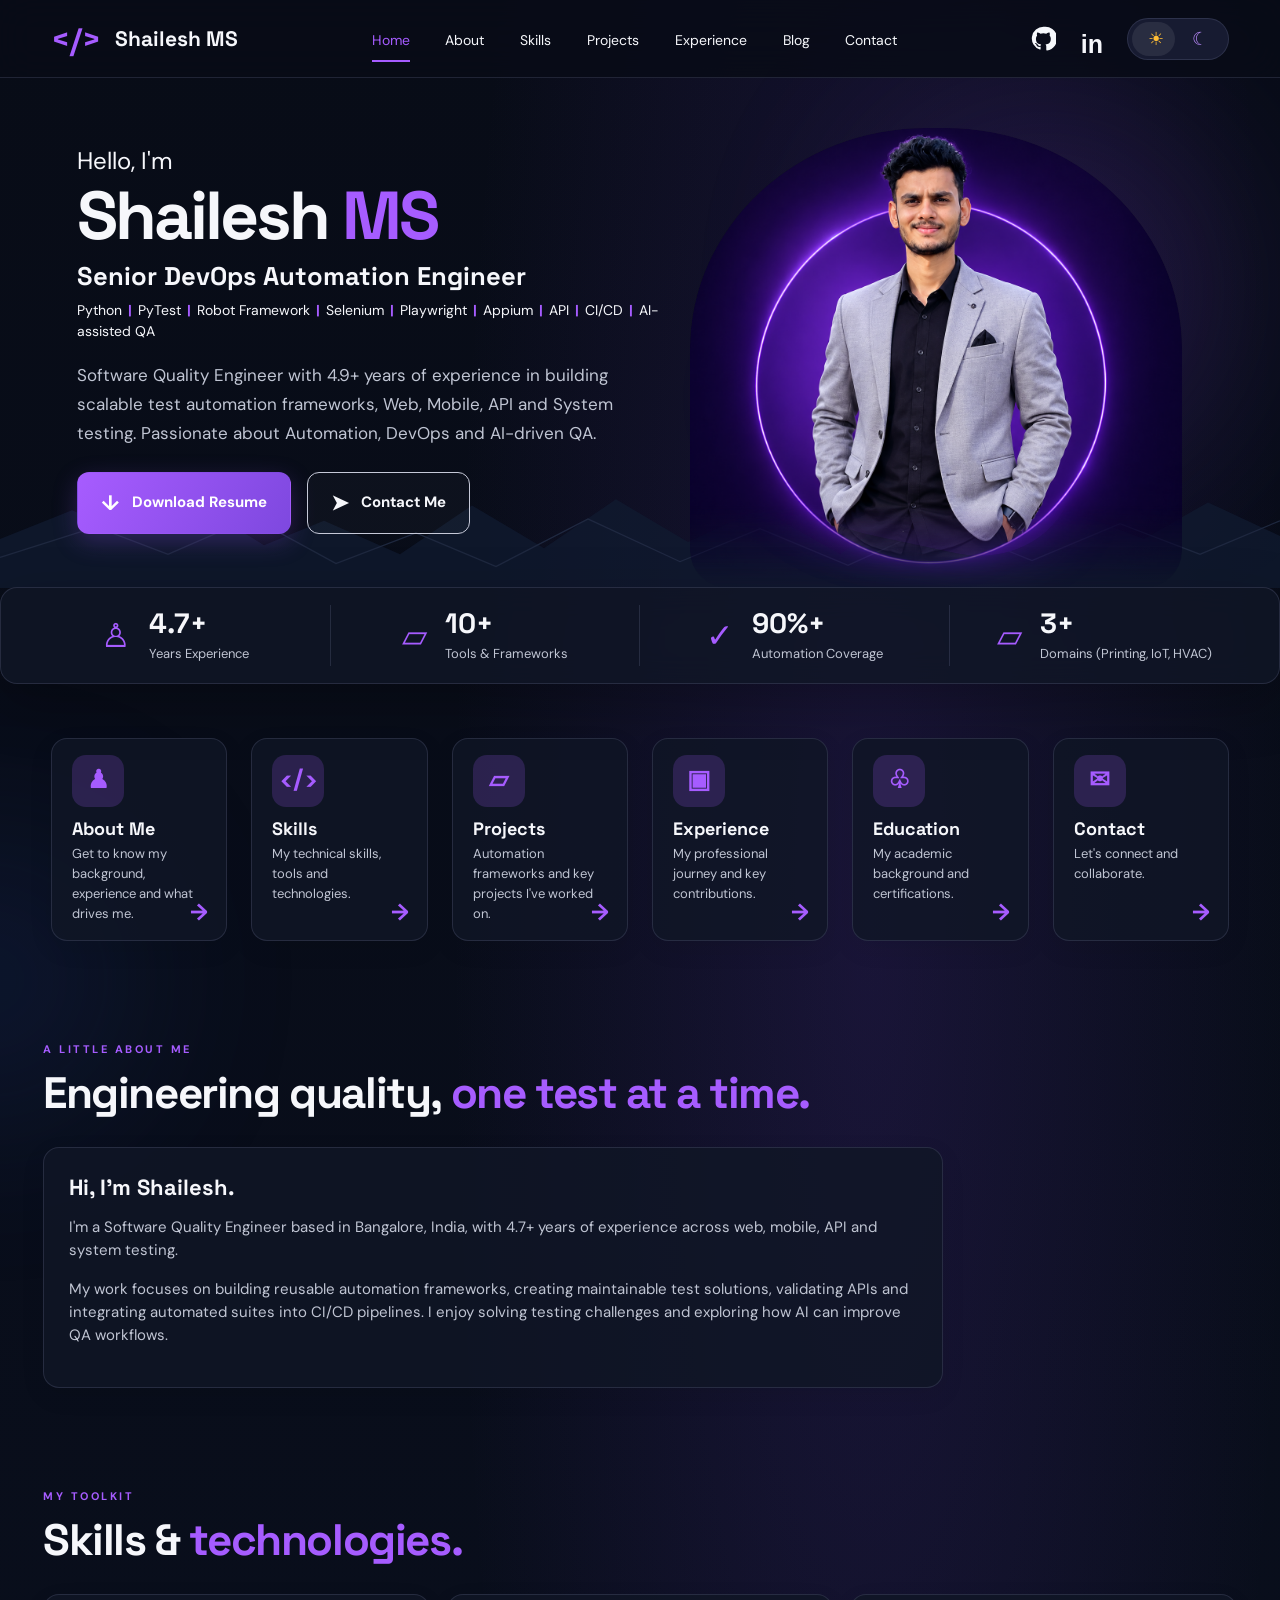
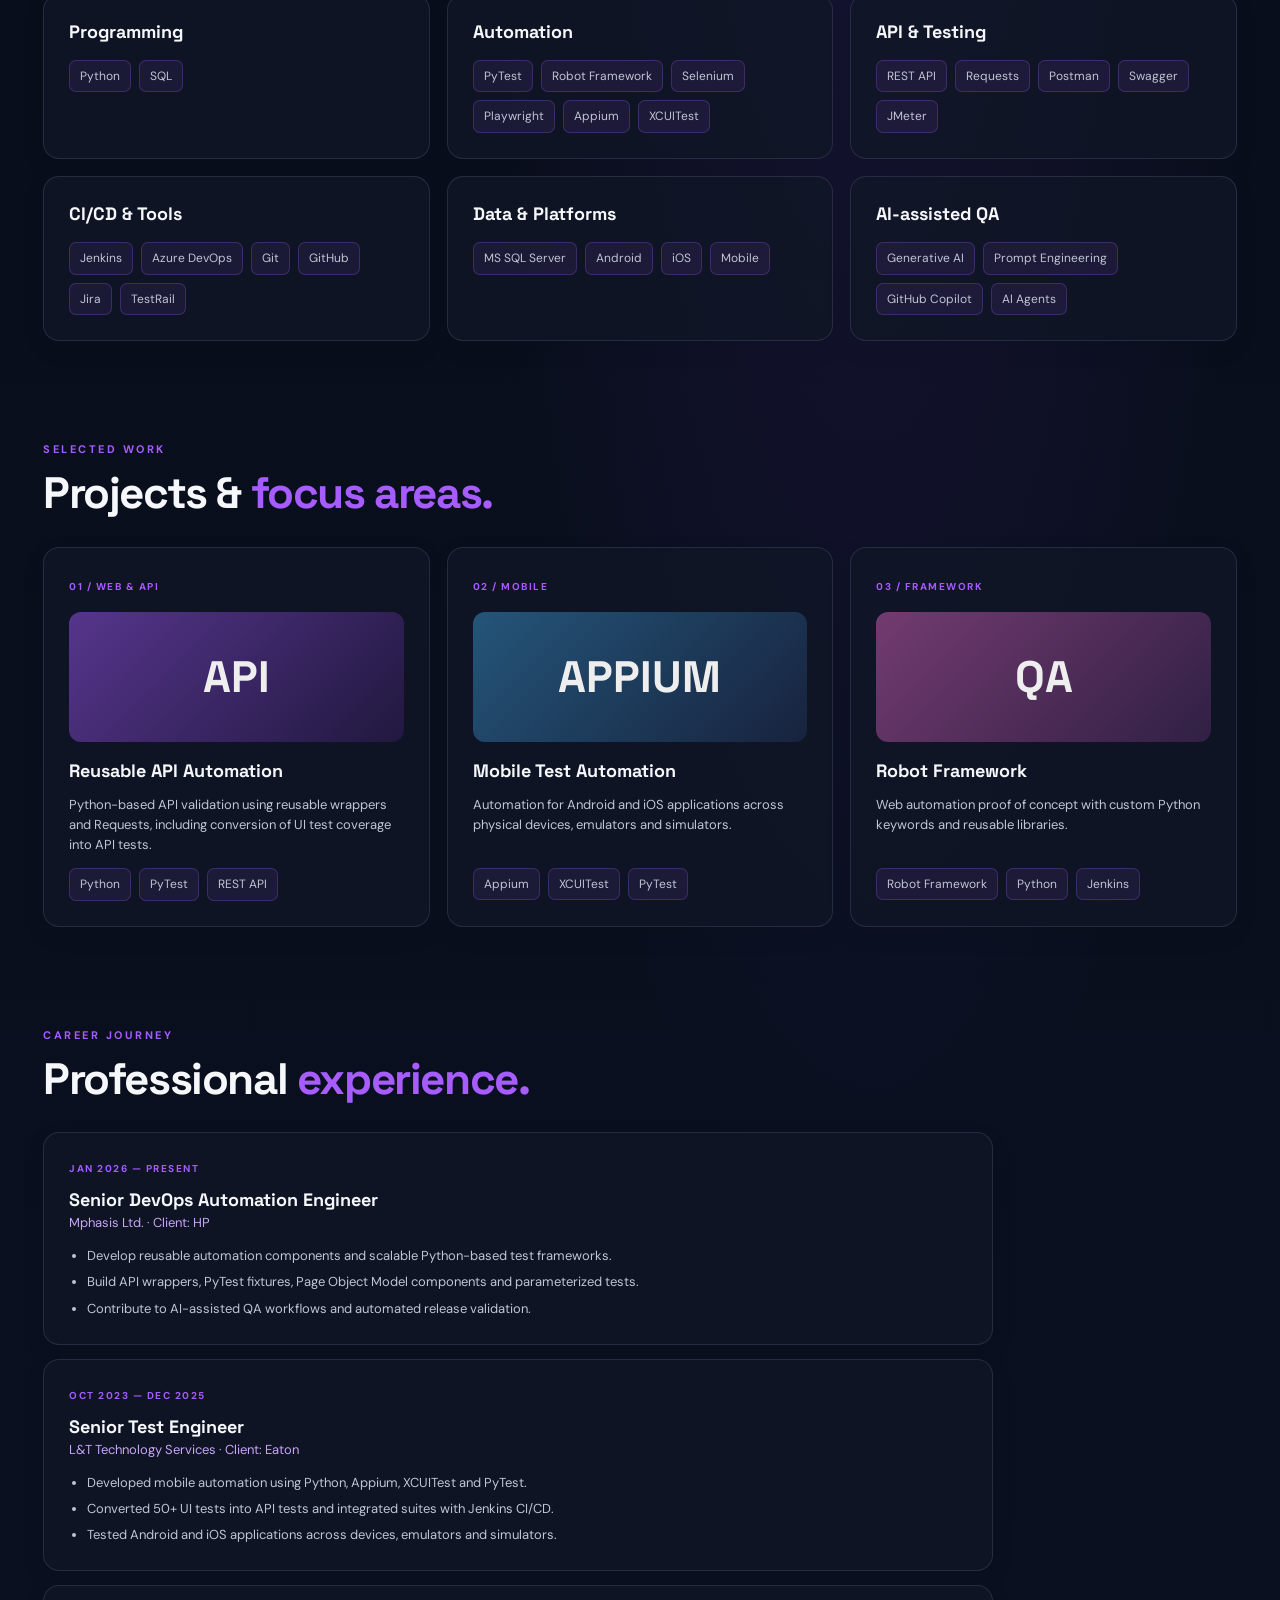
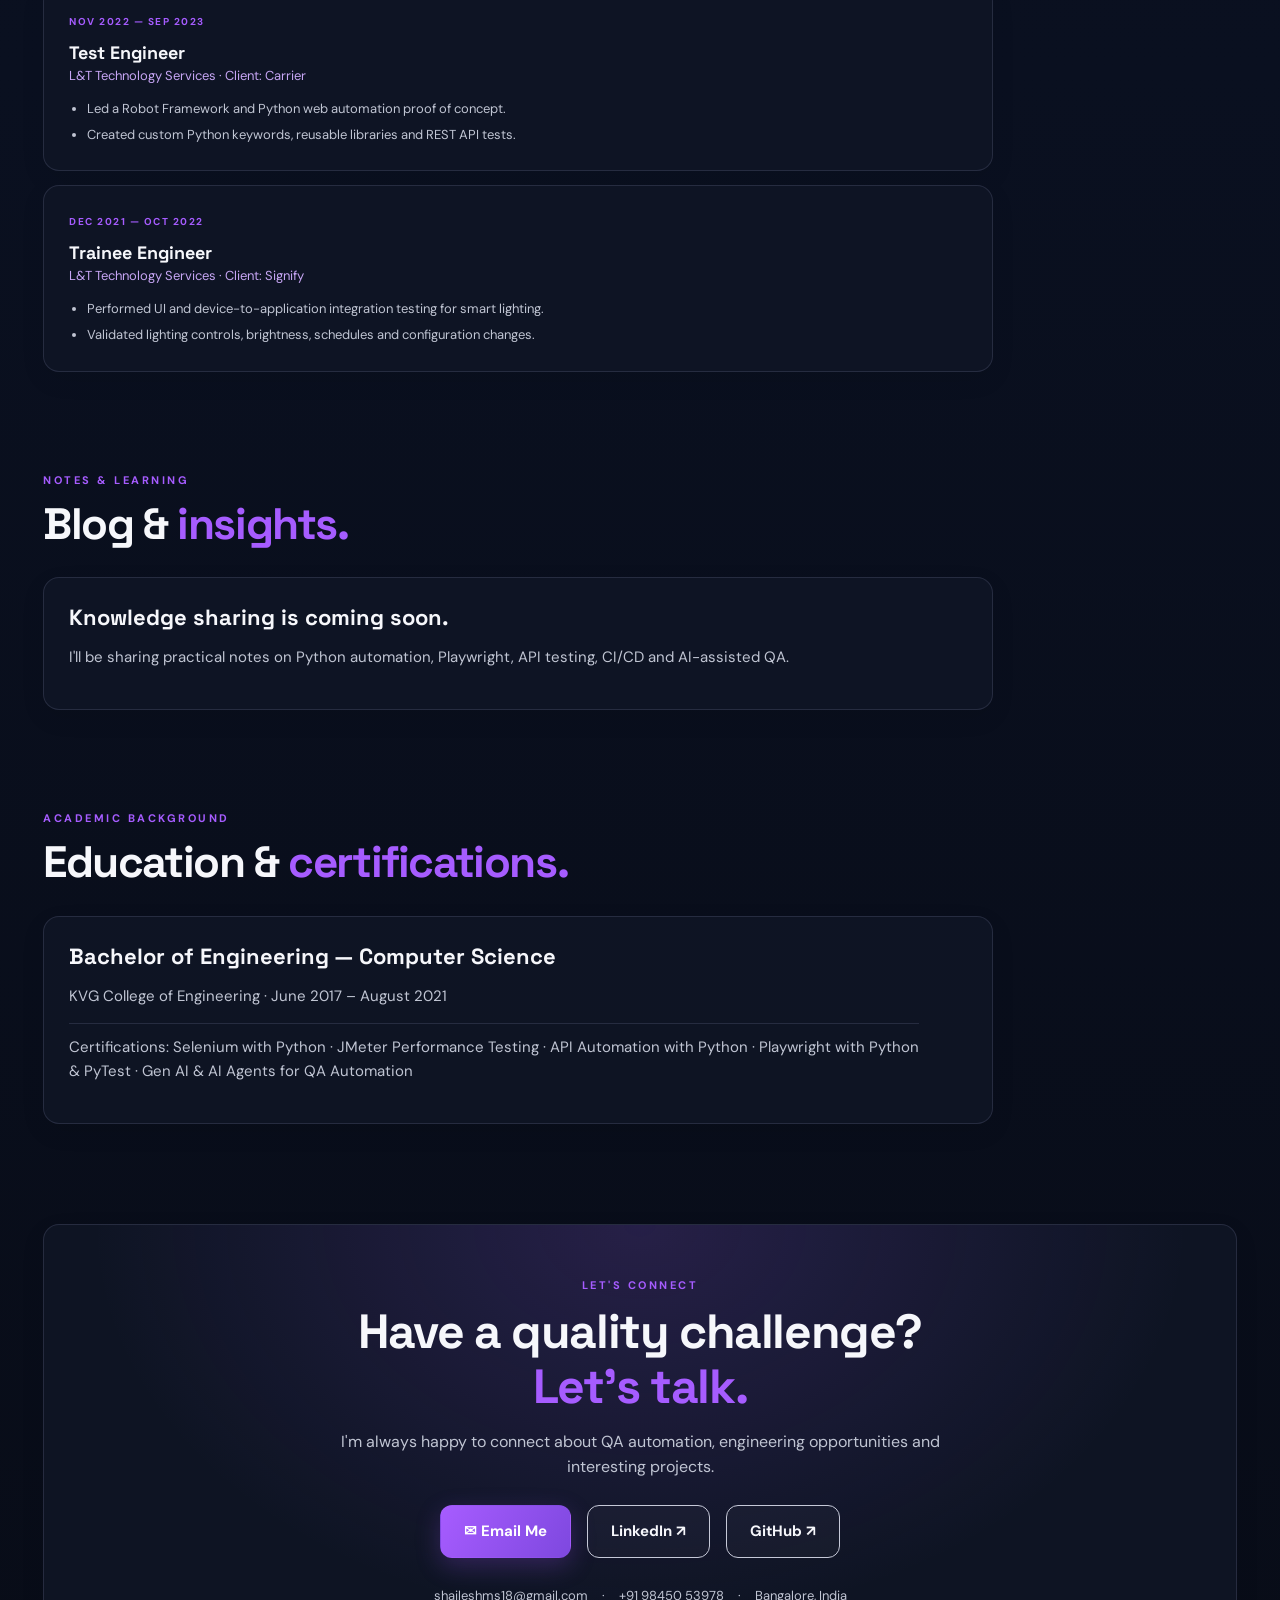
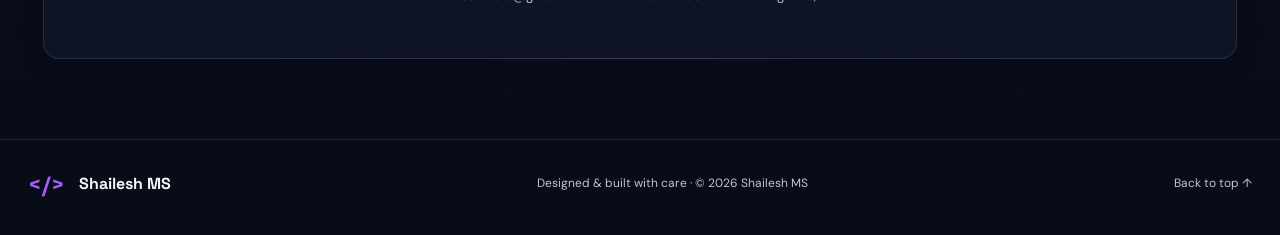
<file: index.html>
<!DOCTYPE html>
<html lang="en">
<head>
  <meta charset="UTF-8">
  <meta name="viewport" content="width=device-width, initial-scale=1.0">
  <meta name="description" content="Shailesh MS — Senior DevOps Automation Engineer specializing in Python, PyTest, Robot Framework, Playwright, API testing and CI/CD.">
  <meta name="theme-color" content="#080c17">
  <title>Shailesh MS | Senior DevOps Automation Engineer</title>
  <link rel="preconnect" href="https://fonts.googleapis.com">
  <link rel="preconnect" href="https://fonts.gstatic.com" crossorigin>
  <link href="https://fonts.googleapis.com/css2?family=DM+Sans:wght@400;500;600;700&family=Space+Grotesk:wght@400;500;600;700&display=swap" rel="stylesheet">
  <link rel="stylesheet" href="style.css">
  <script src="script.js" defer></script>
</head>
<body>
  <div class="ambient ambient-a"></div><div class="ambient ambient-b"></div>
  <header class="header">
    <a class="brand" href="#home"><span class="brand-icon">&lt;/&gt;</span><span>Shailesh MS</span></a>
    <button class="menu-toggle" aria-label="Toggle navigation" aria-expanded="false"><span></span><span></span><span></span></button>
    <nav class="nav" aria-label="Main navigation">
      <a class="active" href="#home">Home</a><a href="#about">About</a><a href="#skills">Skills</a>
      <a href="#projects">Projects</a><a href="#experience">Experience</a><a href="#blog">Blog</a><a href="#contact">Contact</a>
    </nav>
    <div class="header-actions">
      <a class="social-icon" href="https://github.com/" target="_blank" rel="noopener" aria-label="GitHub" title="Add your GitHub profile URL"><svg viewBox="0 0 24 24" aria-hidden="true"><path d="M12 .8a11.2 11.2 0 0 0-3.54 21.83c.56.1.76-.24.76-.54v-2.1c-3.1.67-3.76-1.32-3.76-1.32-.5-1.28-1.24-1.62-1.24-1.62-1.01-.69.08-.68.08-.68 1.12.08 1.71 1.15 1.71 1.15 1 .1.75 2.25 3.1 1.7.1-.72.39-1.22.7-1.5-2.48-.28-5.09-1.24-5.09-5.53 0-1.22.44-2.21 1.15-2.99-.12-.28-.5-1.42.11-2.95 0 0 .94-.3 3.08 1.14a10.7 10.7 0 0 1 5.61 0c2.14-1.45 3.08-1.14 3.08-1.14.61 1.53.23 2.67.11 2.95.72.78 1.15 1.77 1.15 2.99 0 4.3-2.61 5.24-5.1 5.52.4.35.75 1.03.75 2.08v3.08c0 .3.2.65.77.54A11.2 11.2 0 0 0 12 .8Z"/></svg></a>
      <a class="social-icon linkedin" href="https://www.linkedin.com/in/shaileshms" target="_blank" rel="noopener" aria-label="LinkedIn">in</a>
      <button class="theme-toggle" aria-label="Toggle light and dark theme" title="Toggle theme"><span class="sun">☀</span><span class="moon">☾</span><i></i></button>
    </div>
  </header>

  <main>
    <section class="hero" id="home">
      <div class="hero-copy">
        <p class="hello">Hello, I'm</p>
        <h1>Shailesh <span>MS</span></h1>
        <h2>Senior DevOps Automation Engineer</h2>
        <p class="stack">Python <b>|</b> PyTest <b>|</b> Robot Framework <b>|</b> Selenium <b>|</b> Playwright <b>|</b> Appium <b>|</b> API <b>|</b> CI/CD <b>|</b> AI-assisted QA</p>
        <p class="intro">Software Quality Engineer with 4.9+ years of experience in building scalable test automation frameworks, Web, Mobile, API and System testing. Passionate about Automation, DevOps and AI-driven QA.</p>
        <div class="hero-buttons">
          <a class="btn primary" href="Shailesh_MS_Resume.pdf" download><span>↓</span> Download Resume</a>
          <a class="btn outline" href="#contact"><span>➤</span> Contact Me</a>
        </div>
      </div>
      <div class="hero-art">
        <div class="portrait-glow"></div><div class="portrait-blob"></div>
        <img src="shailesh-profile.png" alt="Shailesh MS wearing a light grey blazer" class="portrait">
      </div>
      <div class="mountains" aria-hidden="true"><svg viewBox="0 0 1600 180" preserveAspectRatio="none"><path d="M0 95 90 48 150 82 230 25 330 105 405 65 500 120 590 40 680 110 770 30 860 100 950 45 1050 120 1140 35 1240 110 1330 45 1430 95 1510 35 1600 90V180H0Z"/><path class="ridge" d="M0 125 120 75 210 120 315 60 420 135 520 85 620 140 735 62 850 132 950 78 1060 138 1175 70 1290 130 1400 70 1500 120 1600 65"/></svg></div>
    </section>

    <section class="stats" aria-label="Career highlights">
      <div class="stat"><span class="stat-icon">♙</span><div><strong>4.7+</strong><small>Years Experience</small></div></div>
      <div class="stat"><span class="stat-icon">▱</span><div><strong>10+</strong><small>Tools &amp; Frameworks</small></div></div>
      <div class="stat"><span class="stat-icon">✓</span><div><strong>90%+</strong><small>Automation Coverage</small></div></div>
      <div class="stat"><span class="stat-icon">▱</span><div><strong>3+</strong><small>Domains (Printing, IoT, HVAC)</small></div></div>
    </section>

    <section class="quick-links" aria-label="Explore portfolio">
      <a class="quick-card" href="#about"><span class="quick-icon">♟</span><h3>About Me</h3><p>Get to know my background, experience and what drives me.</p><b>→</b></a>
      <a class="quick-card" href="#skills"><span class="quick-icon">&lt;/&gt;</span><h3>Skills</h3><p>My technical skills, tools and technologies.</p><b>→</b></a>
      <a class="quick-card" href="#projects"><span class="quick-icon">▱</span><h3>Projects</h3><p>Automation frameworks and key projects I've worked on.</p><b>→</b></a>
      <a class="quick-card" href="#experience"><span class="quick-icon">▣</span><h3>Experience</h3><p>My professional journey and key contributions.</p><b>→</b></a>
      <a class="quick-card" href="#education"><span class="quick-icon">♧</span><h3>Education</h3><p>My academic background and certifications.</p><b>→</b></a>
      <a class="quick-card" href="#contact"><span class="quick-icon">✉</span><h3>Contact</h3><p>Let's connect and collaborate.</p><b>→</b></a>
    </section>

    <section class="content-section" id="about">
      <div class="section-title"><p class="eyebrow">A LITTLE ABOUT ME</p><h2>Engineering quality, <span>one test at a time.</span></h2></div>
      <div class="about-panel panel"><h3>Hi, I'm Shailesh.</h3><p>I'm a Software Quality Engineer based in Bangalore, India, with 4.7+ years of experience across web, mobile, API and system testing.</p><p>My work focuses on building reusable automation frameworks, creating maintainable test solutions, validating APIs and integrating automated suites into CI/CD pipelines. I enjoy solving testing challenges and exploring how AI can improve QA workflows.</p></div>
    </section>

    <section class="content-section" id="skills">
      <div class="section-title"><p class="eyebrow">MY TOOLKIT</p><h2>Skills &amp; <span>technologies.</span></h2></div>
      <div class="skills-grid">
        <article class="panel skill"><h3>Programming</h3><div class="chips"><span>Python</span><span>SQL</span></div></article>
        <article class="panel skill"><h3>Automation</h3><div class="chips"><span>PyTest</span><span>Robot Framework</span><span>Selenium</span><span>Playwright</span><span>Appium</span><span>XCUITest</span></div></article>
        <article class="panel skill"><h3>API &amp; Testing</h3><div class="chips"><span>REST API</span><span>Requests</span><span>Postman</span><span>Swagger</span><span>JMeter</span></div></article>
        <article class="panel skill"><h3>CI/CD &amp; Tools</h3><div class="chips"><span>Jenkins</span><span>Azure DevOps</span><span>Git</span><span>GitHub</span><span>Jira</span><span>TestRail</span></div></article>
        <article class="panel skill"><h3>Data &amp; Platforms</h3><div class="chips"><span>MS SQL Server</span><span>Android</span><span>iOS</span><span>Mobile</span></div></article>
        <article class="panel skill"><h3>AI-assisted QA</h3><div class="chips"><span>Generative AI</span><span>Prompt Engineering</span><span>GitHub Copilot</span><span>AI Agents</span></div></article>
      </div>
    </section>

    <section class="content-section" id="projects">
      <div class="section-title"><p class="eyebrow">SELECTED WORK</p><h2>Projects &amp; <span>focus areas.</span></h2></div>
      <div class="project-grid">
        <article class="panel project"><small>01 / WEB &amp; API</small><div class="project-art purple">API</div><h3>Reusable API Automation</h3><p>Python-based API validation using reusable wrappers and Requests, including conversion of UI test coverage into API tests.</p><div class="chips"><span>Python</span><span>PyTest</span><span>REST API</span></div></article>
        <article class="panel project"><small>02 / MOBILE</small><div class="project-art blue">APPIUM</div><h3>Mobile Test Automation</h3><p>Automation for Android and iOS applications across physical devices, emulators and simulators.</p><div class="chips"><span>Appium</span><span>XCUITest</span><span>PyTest</span></div></article>
        <article class="panel project"><small>03 / FRAMEWORK</small><div class="project-art pink">QA</div><h3>Robot Framework </h3><p>Web automation proof of concept with custom Python keywords and reusable libraries.</p><div class="chips"><span>Robot Framework</span><span>Python</span><span>Jenkins</span></div></article>
      </div>
    </section>

    <section class="content-section" id="experience">
      <div class="section-title"><p class="eyebrow">CAREER JOURNEY</p><h2>Professional <span>experience.</span></h2></div>
      <div class="timeline">
        <article class="timeline-item panel"><small>JAN 2026 — PRESENT</small><h3>Senior DevOps Automation Engineer</h3><p class="company">Mphasis Ltd. · Client: HP</p><ul><li>Develop reusable automation components and scalable Python-based test frameworks.</li><li>Build API wrappers, PyTest fixtures, Page Object Model components and parameterized tests.</li><li>Contribute to AI-assisted QA workflows and automated release validation.</li></ul></article>
        <article class="timeline-item panel"><small>OCT 2023 — DEC 2025</small><h3>Senior Test Engineer</h3><p class="company">L&amp;T Technology Services · Client: Eaton</p><ul><li>Developed mobile automation using Python, Appium, XCUITest and PyTest.</li><li>Converted 50+ UI tests into API tests and integrated suites with Jenkins CI/CD.</li><li>Tested Android and iOS applications across devices, emulators and simulators.</li></ul></article>
        <article class="timeline-item panel"><small>NOV 2022 — SEP 2023</small><h3>Test Engineer</h3><p class="company">L&amp;T Technology Services · Client: Carrier</p><ul><li>Led a Robot Framework and Python web automation proof of concept.</li><li>Created custom Python keywords, reusable libraries and REST API tests.</li></ul></article>
        <article class="timeline-item panel"><small>DEC 2021 — OCT 2022</small><h3>Trainee Engineer</h3><p class="company">L&amp;T Technology Services · Client: Signify</p><ul><li>Performed UI and device-to-application integration testing for smart lighting.</li><li>Validated lighting controls, brightness, schedules and configuration changes.</li></ul></article>
      </div>
    </section>

    <section class="content-section" id="blog">
      <div class="section-title"><p class="eyebrow">NOTES &amp; LEARNING</p><h2>Blog &amp; <span>insights.</span></h2></div>
      <div class="panel blog-panel"><h3>Knowledge sharing is coming soon.</h3><p>I'll be sharing practical notes on Python automation, Playwright, API testing, CI/CD and AI-assisted QA.</p></div>
    </section>

    <section class="content-section" id="education">
      <div class="section-title"><p class="eyebrow">ACADEMIC BACKGROUND</p><h2>Education &amp; <span>certifications.</span></h2></div>
      <div class="panel education"><h3>Bachelor of Engineering — Computer Science</h3><p>KVG College of Engineering · June 2017 – August 2021</p><p class="certs">Certifications: Selenium with Python · JMeter Performance Testing · API Automation with Python · Playwright with Python &amp; PyTest · Gen AI &amp; AI Agents for QA Automation</p></div>
    </section>

    <section class="content-section contact-section" id="contact">
      <div class="contact-panel panel"><p class="eyebrow">LET'S CONNECT</p><h2>Have a quality challenge?<br><span>Let's talk.</span></h2><p>I'm always happy to connect about QA automation, engineering opportunities and interesting projects.</p><div class="contact-buttons"><a class="btn primary" href="mailto:shaileshms18@gmail.com">✉ Email Me</a><a class="btn outline" href="https://www.linkedin.com/in/shaileshms" target="_blank" rel="noopener">LinkedIn ↗</a><a class="btn outline" href="https://github.com/" target="_blank" rel="noopener">GitHub ↗</a></div><div class="contact-details"><a href="mailto:shaileshms18@gmail.com">shaileshms18@gmail.com</a><span>·</span><a href="tel:+919845053978">+91 98450 53978</a><span>·</span><span>Bangalore, India</span></div></div>
    </section>
  </main>
  <footer><a class="brand" href="#home"><span class="brand-icon">&lt;/&gt;</span> Shailesh MS</a><p>Designed &amp; built with care · © <span id="year"></span> Shailesh MS</p><a href="#home">Back to top ↑</a></footer>
</body>
</html>
</file>
<file: style.css>
*{box-sizing:border-box}
:root{--bg:#080c17;--bg2:#10182a;--panel:rgba(17,23,39,.82);--text:#f6f7fb;--muted:#c0c5d3;--purple:#a65cff;--purple2:#7843d9;--line:rgba(160,170,210,.16);--shadow:0 18px 55px rgba(0,0,0,.25)}
body.light{--bg:#f4f5fb;--bg2:#e9eaf5;--panel:rgba(255,255,255,.88);--text:#17172a;--muted:#555c70;--line:rgba(70,70,110,.18);--shadow:0 18px 45px rgba(50,40,90,.1)}
html{scroll-behavior:smooth;scroll-padding-top:90px}
body{margin:0;background:radial-gradient(ellipse at 68% 18%,rgba(102,55,193,.18),transparent 34%),linear-gradient(180deg,var(--bg),#0a1020 65%,var(--bg));color:var(--text);font-family:"DM Sans",sans-serif;line-height:1.55;overflow-x:hidden;transition:background .25s,color .25s}
a{color:inherit;text-decoration:none}.ambient{position:fixed;z-index:-1;filter:blur(100px);border-radius:50%;pointer-events:none;opacity:.2}.ambient-a{width:340px;height:340px;background:#8a45ed;right:5%;top:120px}.ambient-b{width:260px;height:260px;background:#284eaa;left:-140px;top:850px}
.header{height:78px;padding:0 clamp(22px,4vw,66px);display:flex;align-items:center;justify-content:space-between;gap:26px;border-bottom:1px solid var(--line);position:sticky;top:0;z-index:30;background:color-mix(in srgb,var(--bg) 88%,transparent);backdrop-filter:blur(18px)}
.brand{display:flex;align-items:center;gap:14px;font:700 21px "Space Grotesk",sans-serif;white-space:nowrap}.brand-icon{font-size:31px;color:var(--purple);font-weight:700}
.nav{display:flex;align-items:center;gap:clamp(16px,2.8vw,42px)}.nav a{font-size:14px;color:var(--text);padding:28px 0 23px;position:relative}.nav a:hover,.nav a.active{color:var(--purple)}.nav a.active:after{content:"";height:2px;position:absolute;bottom:13px;left:0;right:0;background:var(--purple)}
.header-actions{display:flex;align-items:center;gap:22px}.social-icon{width:26px;height:28px;display:grid;place-items:center;font-weight:800;font-size:22px}.social-icon svg{width:25px;height:25px;fill:currentColor}.linkedin{font-family:Arial,sans-serif;font-size:25px}.theme-toggle{height:42px;width:102px;border:1px solid var(--line);border-radius:28px;background:#171b31;display:flex;align-items:center;justify-content:space-around;position:relative;cursor:pointer;color:white;font-size:18px}.theme-toggle i{position:absolute;width:43px;height:34px;border-radius:22px;background:rgba(255,255,255,.08);left:4px;transition:transform .25s}.theme-toggle .sun,.theme-toggle .moon{z-index:1}.theme-toggle .sun{color:#ffbd35}.theme-toggle .moon{color:#bd8cff}body.light .theme-toggle i{transform:translateX(49px)}.menu-toggle{display:none}
.hero{max-width:1510px;margin:auto;min-height:480px;padding:60px clamp(28px,6vw,100px) 0;display:grid;grid-template-columns:1.05fr .95fr;align-items:center;position:relative;isolation:isolate;overflow:hidden}
.hero-copy{z-index:4;padding-bottom:50px}.hello{font-size:24px;margin:0 0 2px}.hero h1{font:700 clamp(54px,5.3vw,76px)/1.04 "Space Grotesk",sans-serif;letter-spacing:-3px;margin:0}.hero h1 span{color:var(--purple)}.hero h2{font:700 clamp(21px,2vw,29px) "Space Grotesk",sans-serif;margin:8px 0 8px}.stack{font-size:14px;margin:0 0 18px}.stack b{color:var(--purple);padding:0 2px}.intro{max-width:700px;color:var(--muted);font-size:17px;line-height:1.7;margin:0 0 24px}.hero-buttons,.contact-buttons{display:flex;gap:16px;flex-wrap:wrap}.btn{display:inline-flex;align-items:center;justify-content:center;gap:12px;padding:14px 23px;border-radius:12px;font-size:15px;font-weight:700;transition:.2s;border:1px solid transparent}.btn:hover{transform:translateY(-3px);box-shadow:0 10px 28px #0003}.btn.primary{background:linear-gradient(120deg,#a75cff,#7e48df);color:white;box-shadow:0 8px 25px #8d50e944}.btn.outline{border-color:#c6c9d8;background:rgba(255,255,255,.025);color:var(--text)}.btn span{font-size:21px}
.hero-art{height:450px;position:relative;display:flex;align-items:flex-end;justify-content:center;z-index:2}.portrait-glow{position:absolute;width:440px;height:380px;bottom:0;right:14%;background:radial-gradient(ellipse,rgba(132,68,255,.32),transparent 68%);filter:blur(15px)}.portrait-blob{position:absolute;width:330px;height:300px;bottom:45px;left:17%;background:linear-gradient(145deg,#7442c9,#29175d);border-radius:28% 55% 30% 42%;transform:rotate(12deg);box-shadow:0 0 55px #8e4aff44}.portrait{position:relative;z-index:2;width:min(500px,92%);height:460px;object-fit:cover;object-position:center 28%;border-radius:48% 48% 8% 8%;mix-blend-mode:normal;filter:drop-shadow(0 12px 24px #0008);mask-image:linear-gradient(to bottom,#000 0%,#000 82%,transparent 100%);-webkit-mask-image:linear-gradient(to bottom,#000 0%,#000 82%,transparent 100%)}

.mountains{position:absolute;z-index:-1;left:0;right:0;bottom:-3px;height:110px;opacity:.75}.mountains svg{width:100%;height:100%}.mountains path{fill:#111b31}.mountains .ridge{fill:none;stroke:#26324c;stroke-width:2}
.stats{position:relative;z-index:6;max-width:1350px;margin:-1px auto 0;padding:17px 20px;display:grid;grid-template-columns:repeat(4,1fr);background:var(--panel);border:1px solid var(--line);border-radius:17px;box-shadow:var(--shadow);backdrop-filter:blur(15px)}
.stat{display:flex;align-items:center;justify-content:center;gap:18px;border-right:1px solid var(--line);min-height:55px}.stat:last-child{border:0}.stat-icon{font-size:33px;line-height:1;color:var(--purple)}.stat strong{display:block;font:700 28px "Space Grotesk"}.stat small{font-size:13px;color:var(--muted)}
.quick-links{max-width:1510px;margin:54px auto 0;padding:0 clamp(28px,4vw,65px);display:grid;grid-template-columns:repeat(6,1fr);gap:24px}.quick-card,.panel{background:var(--panel);border:1px solid var(--line);border-radius:16px;box-shadow:0 8px 25px rgba(0,0,0,.08)}.quick-card{min-height:190px;padding:16px 20px;position:relative;transition:.22s}.quick-card:hover{transform:translateY(-5px);border-color:#9b68e8;box-shadow:0 12px 32px #713bb222}.quick-icon{width:52px;height:52px;display:grid;place-items:center;background:rgba(145,83,225,.22);border-radius:14px;color:var(--purple);font-size:25px;font-weight:700}.quick-card h3{font:700 18px "Space Grotesk";margin:10px 0 4px}.quick-card p{font-size:13px;color:var(--muted);margin:0;line-height:1.55}.quick-card>b{position:absolute;right:18px;bottom:10px;color:var(--purple);font-size:23px}
.content-section{max-width:1250px;margin:0 auto;padding:100px 28px 0;scroll-margin-top:80px}.section-title{margin-bottom:28px}.eyebrow{font-size:11px;letter-spacing:2.5px;font-weight:700;color:var(--purple);margin:0 0 10px}.section-title h2,.contact-panel h2{font:700 clamp(30px,4vw,44px)/1.15 "Space Grotesk";letter-spacing:-1.4px;margin:0}.section-title h2 span,.contact-panel h2 span{color:var(--purple)}.panel{padding:25px}.about-panel{max-width:900px}.about-panel h3,.blog-panel h3,.education h3{font:700 22px "Space Grotesk";margin:0 0 10px}.about-panel p,.blog-panel p,.education p{color:var(--muted);font-size:15px;max-width:850px}.skills-grid,.project-grid{display:grid;grid-template-columns:repeat(3,1fr);gap:17px}.skill h3{font:700 18px "Space Grotesk";margin:0 0 17px}.chips{display:flex;flex-wrap:wrap;gap:8px}.chips span{padding:6px 10px;border:1px solid rgba(166,92,255,.25);background:rgba(147,82,223,.1);color:var(--muted);border-radius:7px;font-size:12px}.project small,.timeline-item>small{font-size:10px;letter-spacing:1.5px;color:var(--purple);font-weight:700}.project-art{height:130px;margin:14px 0 17px;border-radius:12px;display:flex;align-items:center;justify-content:center;font:700 44px "Space Grotesk";color:#eee}.project-art.purple{background:linear-gradient(135deg,#56358c,#21183f)}.project-art.blue{background:linear-gradient(135deg,#245579,#17233e)}.project-art.pink{background:linear-gradient(135deg,#733b70,#302044)}.project h3{font:700 18px "Space Grotesk";margin:0 0 6px}.project p{font-size:13px;color:var(--muted);min-height:60px}.timeline{display:grid;gap:14px;max-width:950px}.timeline-item{padding:22px 25px}.timeline-item h3{font:700 18px "Space Grotesk";margin:8px 0 0}.company{color:#c7a6f5;margin:2px 0 10px;font-size:13px}.timeline-item ul{color:var(--muted);font-size:13px;padding-left:18px;margin:0}.timeline-item li{padding:3px 0}.blog-panel,.education{max-width:950px}.certs{border-top:1px solid var(--line);padding-top:12px}.contact-section{padding-bottom:80px}.contact-panel{text-align:center;padding:52px 25px;background:radial-gradient(ellipse at 50% 0%,rgba(132,78,217,.2),transparent 65%),var(--panel)}.contact-panel h2{font-size:clamp(34px,4vw,48px)}.contact-panel>p:not(.eyebrow){max-width:650px;margin:16px auto 25px;color:var(--muted)}.contact-buttons{justify-content:center}.contact-details{display:flex;justify-content:center;flex-wrap:wrap;gap:14px;margin-top:28px;color:var(--muted);font-size:13px}.contact-details a:hover,footer a:hover{color:var(--purple)}
footer{max-width:1350px;margin:auto;padding:22px 28px 30px;border-top:1px solid var(--line);display:flex;align-items:center;justify-content:space-between;gap:20px}footer .brand{font-size:16px}footer .brand-icon{font-size:22px}footer p,footer>a:last-child{font-size:12px;color:var(--muted)}
@media(max-width:1180px){.header{gap:15px}.nav{gap:17px}.nav a{font-size:12px}.header-actions{gap:13px}.quick-links{grid-template-columns:repeat(3,1fr)}.hero{padding-left:5%;padding-right:5%}}
@media(max-width:900px){.header{height:70px}.menu-toggle{display:flex;flex-direction:column;gap:5px;background:transparent;border:0;padding:10px;order:3}.menu-toggle span{width:23px;height:2px;background:var(--text);border-radius:2px}.nav{display:none;position:absolute;left:0;right:0;top:70px;padding:18px 28px 24px;background:var(--bg);border-bottom:1px solid var(--line);flex-direction:column;align-items:flex-start;gap:8px}.nav.open{display:flex}.nav a{padding:8px 0;font-size:14px}.nav a.active:after{bottom:2px}.header-actions{margin-left:auto}.hero{grid-template-columns:1fr .9fr;padding-top:50px;min-height:460px}.portrait{height:400px;width:min(460px,92%)}.hero-art{height:400px}.intro{font-size:15px}.stats{margin-left:22px;margin-right:22px}.stat{gap:10px}.stat small{font-size:11px}}
@media(max-width:650px){.header{padding:0 17px}.brand{font-size:18px}.brand-icon{font-size:25px}.header-actions{gap:10px}.social-icon{width:22px}.theme-toggle{width:78px;height:36px}.theme-toggle i{width:32px;height:28px}.theme-toggle .sun,.theme-toggle .moon{font-size:15px}body.light .theme-toggle i{transform:translateX(36px)}
.hero{display:flex;flex-direction:column;align-items:stretch;padding:48px 24px 0;min-height:unset}.hero-copy{padding-bottom:0}.hello{font-size:20px}.hero h1{font-size:53px;letter-spacing:-2px}.hero h2{font-size:20px}.stack{font-size:12px;line-height:1.8}.intro{font-size:14px;line-height:1.65}.btn{padding:12px 16px;font-size:13px}.hero-art{height:350px;margin-top:20px}.portrait{height:350px;width:88%;object-position:center 24%}.portrait-blob{width:250px;height:230px;left:12%;bottom:40px}.portrait-glow{width:300px;height:280px;right:8%}.mountains{height:65px}
.stats{grid-template-columns:repeat(2,1fr);margin:0 15px;padding:12px 6px;row-gap:12px}.stat{justify-content:flex-start;padding:8px 10px;border-right:1px solid var(--line)}.stat:nth-child(2){border-right:0}.stat:nth-child(3){border-right:1px solid var(--line)}.stat-icon{font-size:25px}.stat strong{font-size:22px}.stat small{font-size:10px}.quick-links{margin-top:30px;padding:0 16px;grid-template-columns:repeat(2,1fr);gap:12px}.quick-card{min-height:170px;padding:14px}.quick-icon{width:43px;height:43px;font-size:21px}.quick-card h3{font-size:16px}.quick-card p{font-size:11px}.content-section{padding:72px 18px 0}.skills-grid,.project-grid{grid-template-columns:1fr}.section-title h2{font-size:31px}.project p{min-height:0}.contact-panel{padding:38px 17px}.contact-details{font-size:11px;gap:8px}footer{padding:20px;flex-wrap:wrap}footer p{order:3;width:100%;margin:0}}
@media(max-width:370px){.social-icon.linkedin{display:none}.hero h1{font-size:46px}.quick-links{grid-template-columns:1fr}.quick-card{min-height:145px}}
</file>
